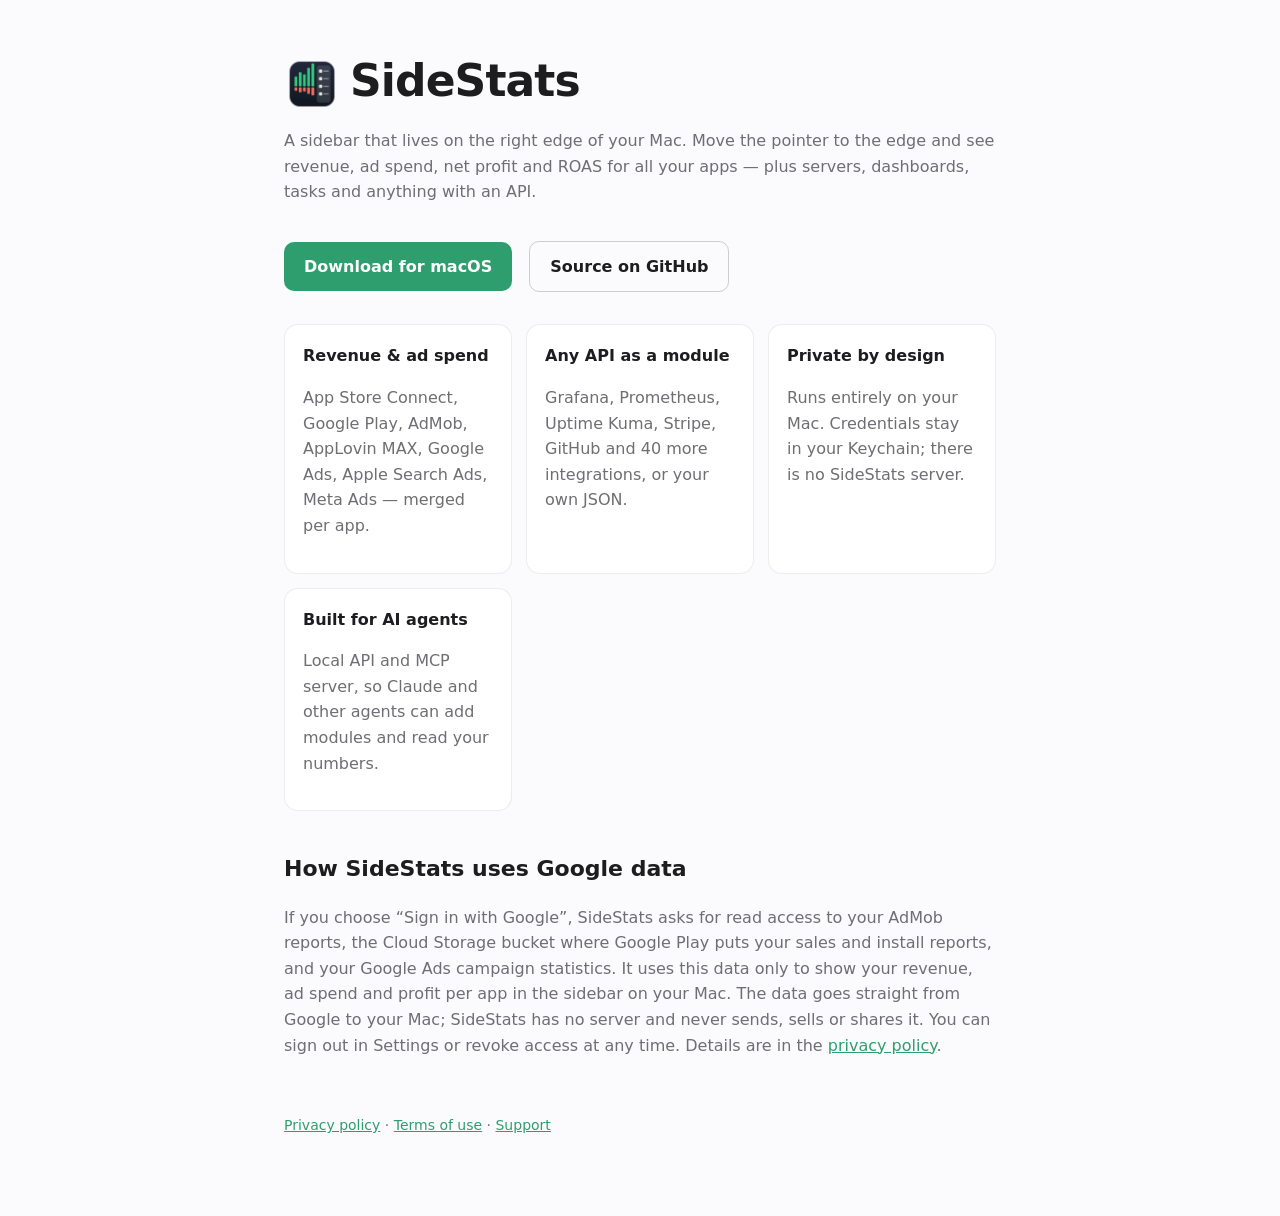
<file: docs/index.html>
<!doctype html><html lang="en"><head><meta charset="utf-8"><meta name="viewport" content="width=device-width,initial-scale=1">
<title>SideStats — your app revenue & ad spend, at the edge of your Mac</title>
<meta name="description" content="A macOS sidebar for indie developers: App Store, Google Play, AdMob, Google Ads, Apple Search Ads and Meta in one glance, plus any API as a live module.">
<link rel="stylesheet" href="style.css"></head><body><main>
<h1><img src="img/logo-120.png" alt="SideStats logo" width="56" height="56" style="vertical-align:middle;margin-right:10px">SideStats</h1>
<p>A sidebar that lives on the right edge of your Mac. Move the pointer to the edge and see revenue, ad spend, net profit and ROAS for all your apps — plus servers, dashboards, tasks and anything with an API.</p>
<a class="cta" href="https://github.com/erayerturk/sidestats/releases/latest">Download for macOS</a>
<a class="cta secondary" href="https://github.com/erayerturk/sidestats">Source on GitHub</a>
<div class="grid">
<div class="card"><b>Revenue & ad spend</b><p>App Store Connect, Google Play, AdMob, AppLovin MAX, Google Ads, Apple Search Ads, Meta Ads — merged per app.</p></div>
<div class="card"><b>Any API as a module</b><p>Grafana, Prometheus, Uptime Kuma, Stripe, GitHub and 40 more integrations, or your own JSON.</p></div>
<div class="card"><b>Private by design</b><p>Runs entirely on your Mac. Credentials stay in your Keychain; there is no SideStats server.</p></div>
<div class="card"><b>Built for AI agents</b><p>Local API and MCP server, so Claude and other agents can add modules and read your numbers.</p></div>
</div>
<h2>How SideStats uses Google data</h2>
<p>If you choose “Sign in with Google”, SideStats asks for read access to your AdMob reports, the Cloud Storage bucket where Google Play puts your sales and install reports, and your Google Ads campaign statistics. It uses this data only to show your revenue, ad spend and profit per app in the sidebar on your Mac. The data goes straight from Google to your Mac; SideStats has no server and never sends, sells or shares it. You can sign out in Settings or revoke access at any time. Details are in the <a href="privacy.html">privacy policy</a>.</p>
<footer><a href="privacy.html">Privacy policy</a> · <a href="terms.html">Terms of use</a> · <a href="https://github.com/erayerturk/sidestats/issues">Support</a></footer>
</main></body></html>
</file>
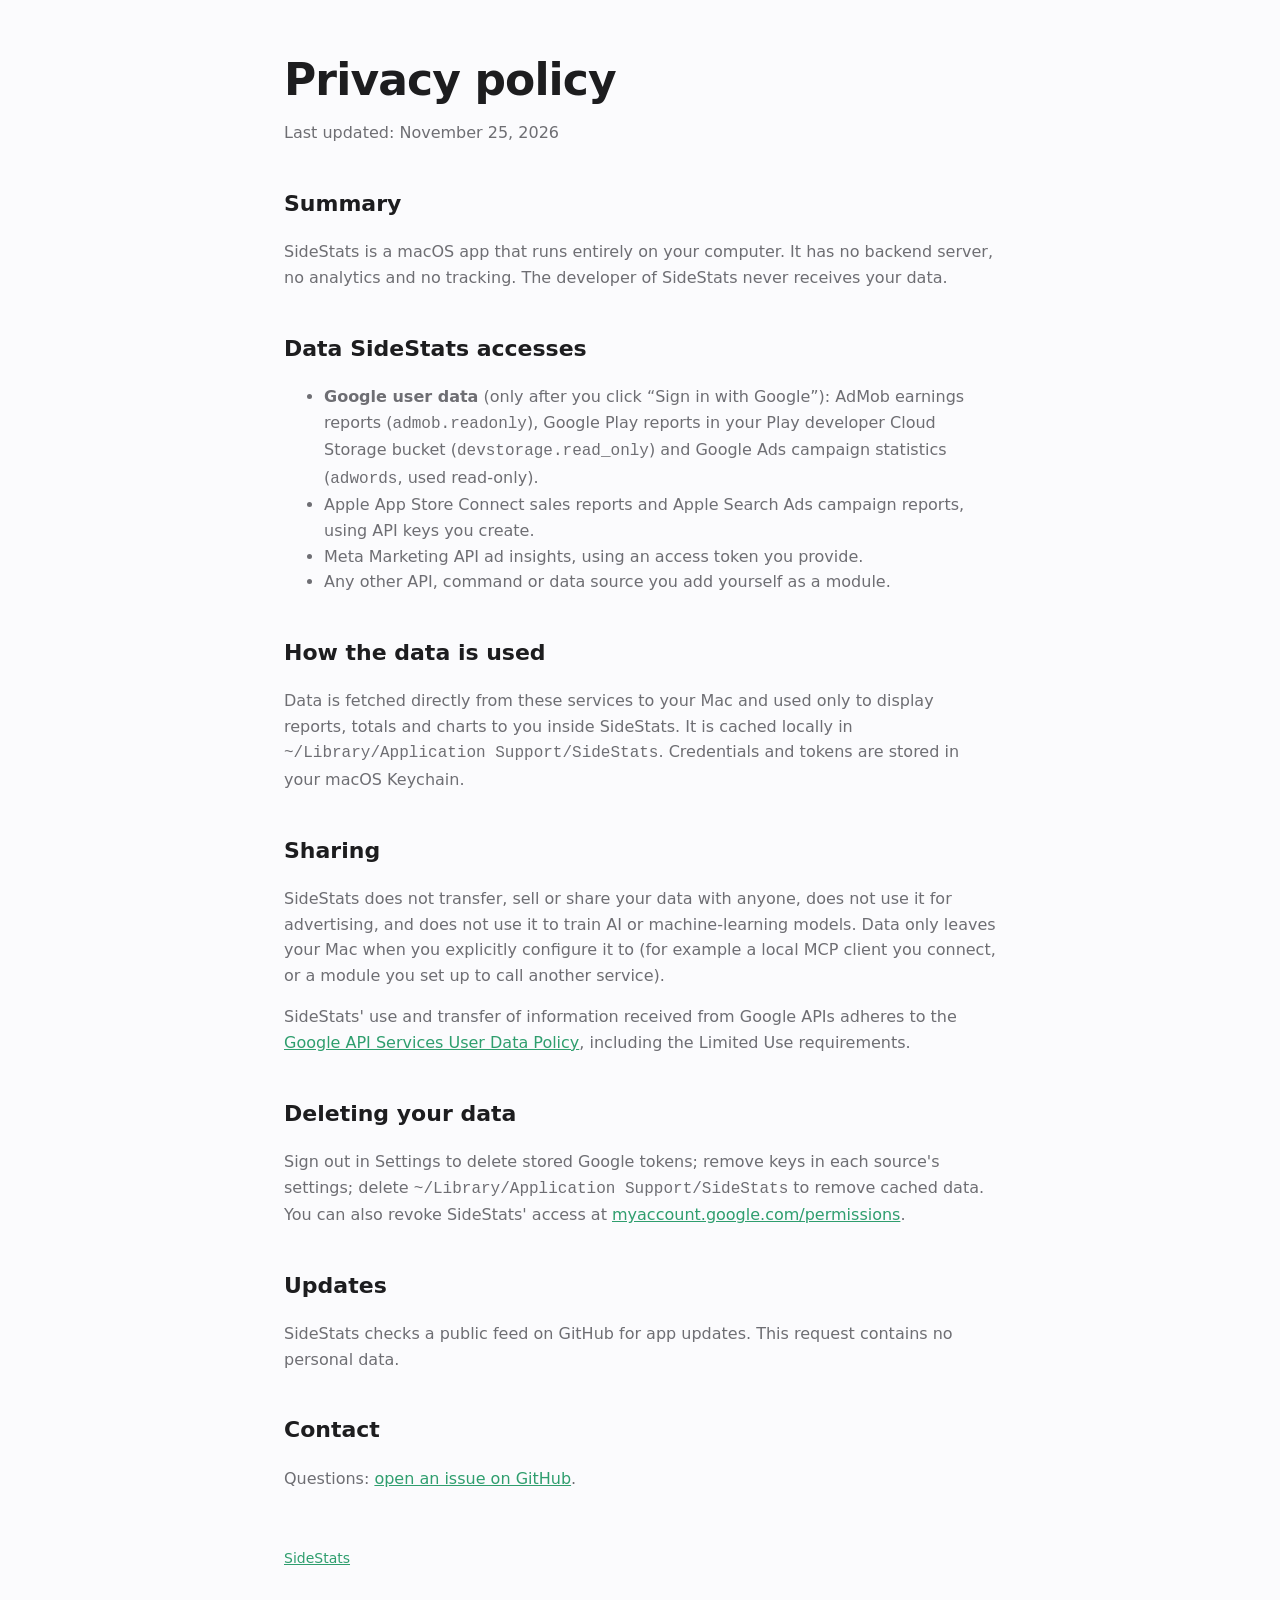
<file: docs/privacy.html>
<!doctype html><html lang="en"><head><meta charset="utf-8"><meta name="viewport" content="width=device-width,initial-scale=1">
<title>SideStats — Privacy policy</title><link rel="stylesheet" href="style.css"></head><body><main>
<h1>Privacy policy</h1><p>Last updated: November 25, 2026</p>
<h2>Summary</h2>
<p>SideStats is a macOS app that runs entirely on your computer. It has no backend server, no analytics and no tracking. The developer of SideStats never receives your data.</p>
<h2>Data SideStats accesses</h2>
<ul>
<li><b>Google user data</b> (only after you click “Sign in with Google”): AdMob earnings reports (<code>admob.readonly</code>), Google Play reports in your Play developer Cloud Storage bucket (<code>devstorage.read_only</code>) and Google Ads campaign statistics (<code>adwords</code>, used read-only).</li>
<li>Apple App Store Connect sales reports and Apple Search Ads campaign reports, using API keys you create.</li>
<li>Meta Marketing API ad insights, using an access token you provide.</li>
<li>Any other API, command or data source you add yourself as a module.</li>
</ul>
<h2>How the data is used</h2>
<p>Data is fetched directly from these services to your Mac and used only to display reports, totals and charts to you inside SideStats. It is cached locally in <code>~/Library/Application Support/SideStats</code>. Credentials and tokens are stored in your macOS Keychain.</p>
<h2>Sharing</h2>
<p>SideStats does not transfer, sell or share your data with anyone, does not use it for advertising, and does not use it to train AI or machine-learning models. Data only leaves your Mac when you explicitly configure it to (for example a local MCP client you connect, or a module you set up to call another service).</p>
<p>SideStats' use and transfer of information received from Google APIs adheres to the <a href="https://developers.google.com/terms/api-services-user-data-policy">Google API Services User Data Policy</a>, including the Limited Use requirements.</p>
<h2>Deleting your data</h2>
<p>Sign out in Settings to delete stored Google tokens; remove keys in each source's settings; delete <code>~/Library/Application Support/SideStats</code> to remove cached data. You can also revoke SideStats' access at <a href="https://myaccount.google.com/permissions">myaccount.google.com/permissions</a>.</p>
<h2>Updates</h2>
<p>SideStats checks a public feed on GitHub for app updates. This request contains no personal data.</p>
<h2>Contact</h2>
<p>Questions: <a href="https://github.com/erayerturk/sidestats/issues">open an issue on GitHub</a>.</p>
<footer><a href="index.html">SideStats</a></footer></main></body></html>
</file>
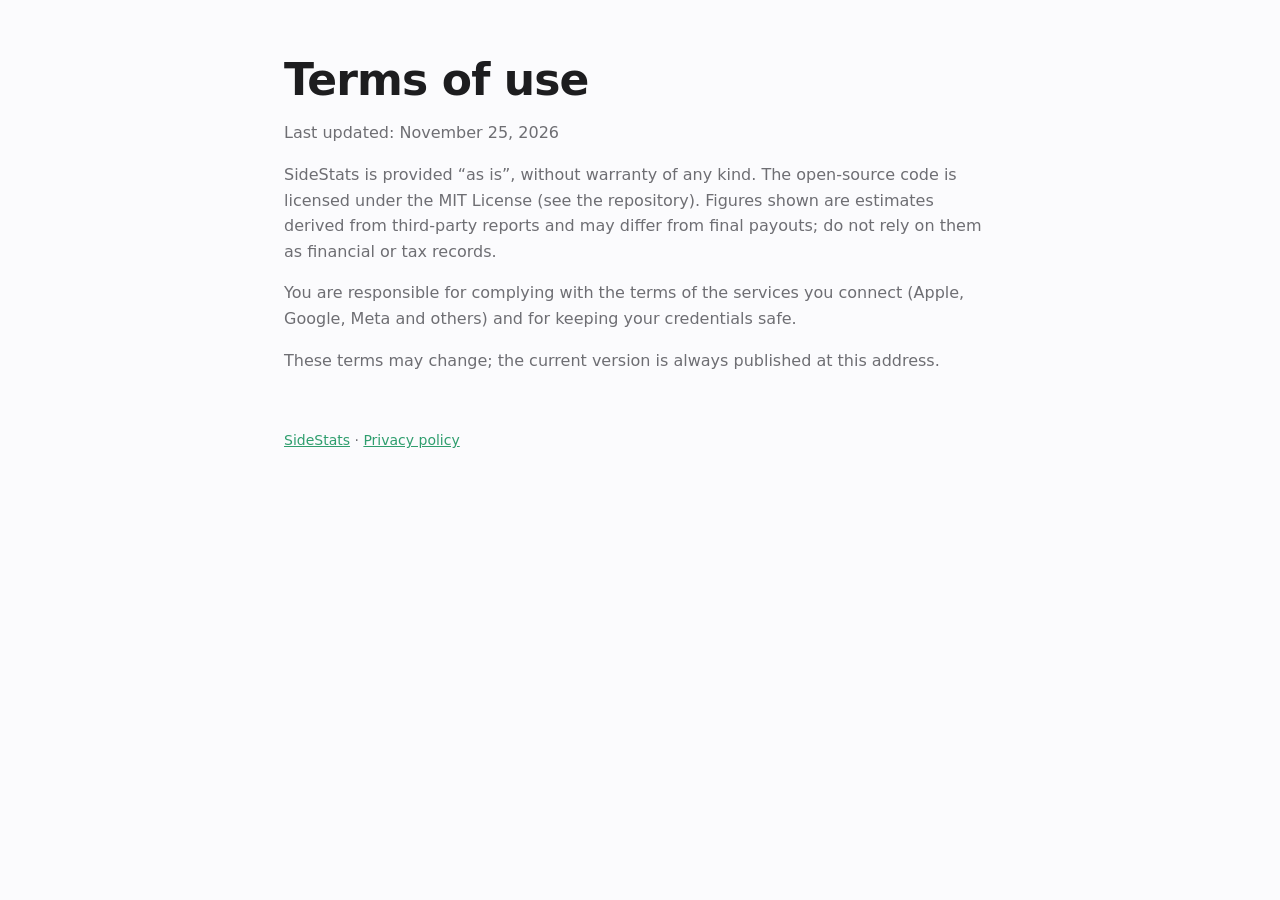
<file: docs/terms.html>
<!doctype html><html lang="en"><head><meta charset="utf-8"><meta name="viewport" content="width=device-width,initial-scale=1">
<title>SideStats — Terms of use</title><link rel="stylesheet" href="style.css"></head><body><main>
<h1>Terms of use</h1><p>Last updated: November 25, 2026</p>
<p>SideStats is provided “as is”, without warranty of any kind. The open-source code is licensed under the MIT License (see the repository). Figures shown are estimates derived from third-party reports and may differ from final payouts; do not rely on them as financial or tax records.</p>
<p>You are responsible for complying with the terms of the services you connect (Apple, Google, Meta and others) and for keeping your credentials safe.</p>
<p>These terms may change; the current version is always published at this address.</p>
<footer><a href="index.html">SideStats</a> · <a href="privacy.html">Privacy policy</a></footer></main></body></html>
</file>
<file: docs/style.css>
:root{color-scheme:light dark;--fg:#1d1d1f;--muted:#6e6e73;--bg:#fbfbfd;--card:#fff;--accent:#2f9e6e}
@media (prefers-color-scheme:dark){:root{--fg:#f5f5f7;--muted:#a1a1a6;--bg:#111214;--card:#1c1d20}}
*{box-sizing:border-box}body{margin:0;font:16px/1.6 -apple-system,BlinkMacSystemFont,"SF Pro Text",system-ui,sans-serif;color:var(--fg);background:var(--bg)}
main{max-width:760px;margin:0 auto;padding:56px 24px 80px}h1{font-size:44px;line-height:1.1;margin:0 0 12px;letter-spacing:-.02em}
h2{margin-top:40px;font-size:22px}p,li{color:var(--muted)}a{color:var(--accent)}
.cta{display:inline-block;margin:20px 12px 0 0;padding:12px 20px;border-radius:10px;background:var(--accent);color:#fff;text-decoration:none;font-weight:600}
.cta.secondary{background:transparent;color:var(--fg);border:1px solid color-mix(in srgb,var(--fg) 20%,transparent)}
.grid{display:grid;grid-template-columns:repeat(auto-fit,minmax(220px,1fr));gap:14px;margin-top:32px}
.card{background:var(--card);border-radius:14px;padding:18px;border:1px solid color-mix(in srgb,var(--fg) 8%,transparent)}.card b{color:var(--fg)}
footer{margin-top:56px;font-size:14px;color:var(--muted)}
</file>
